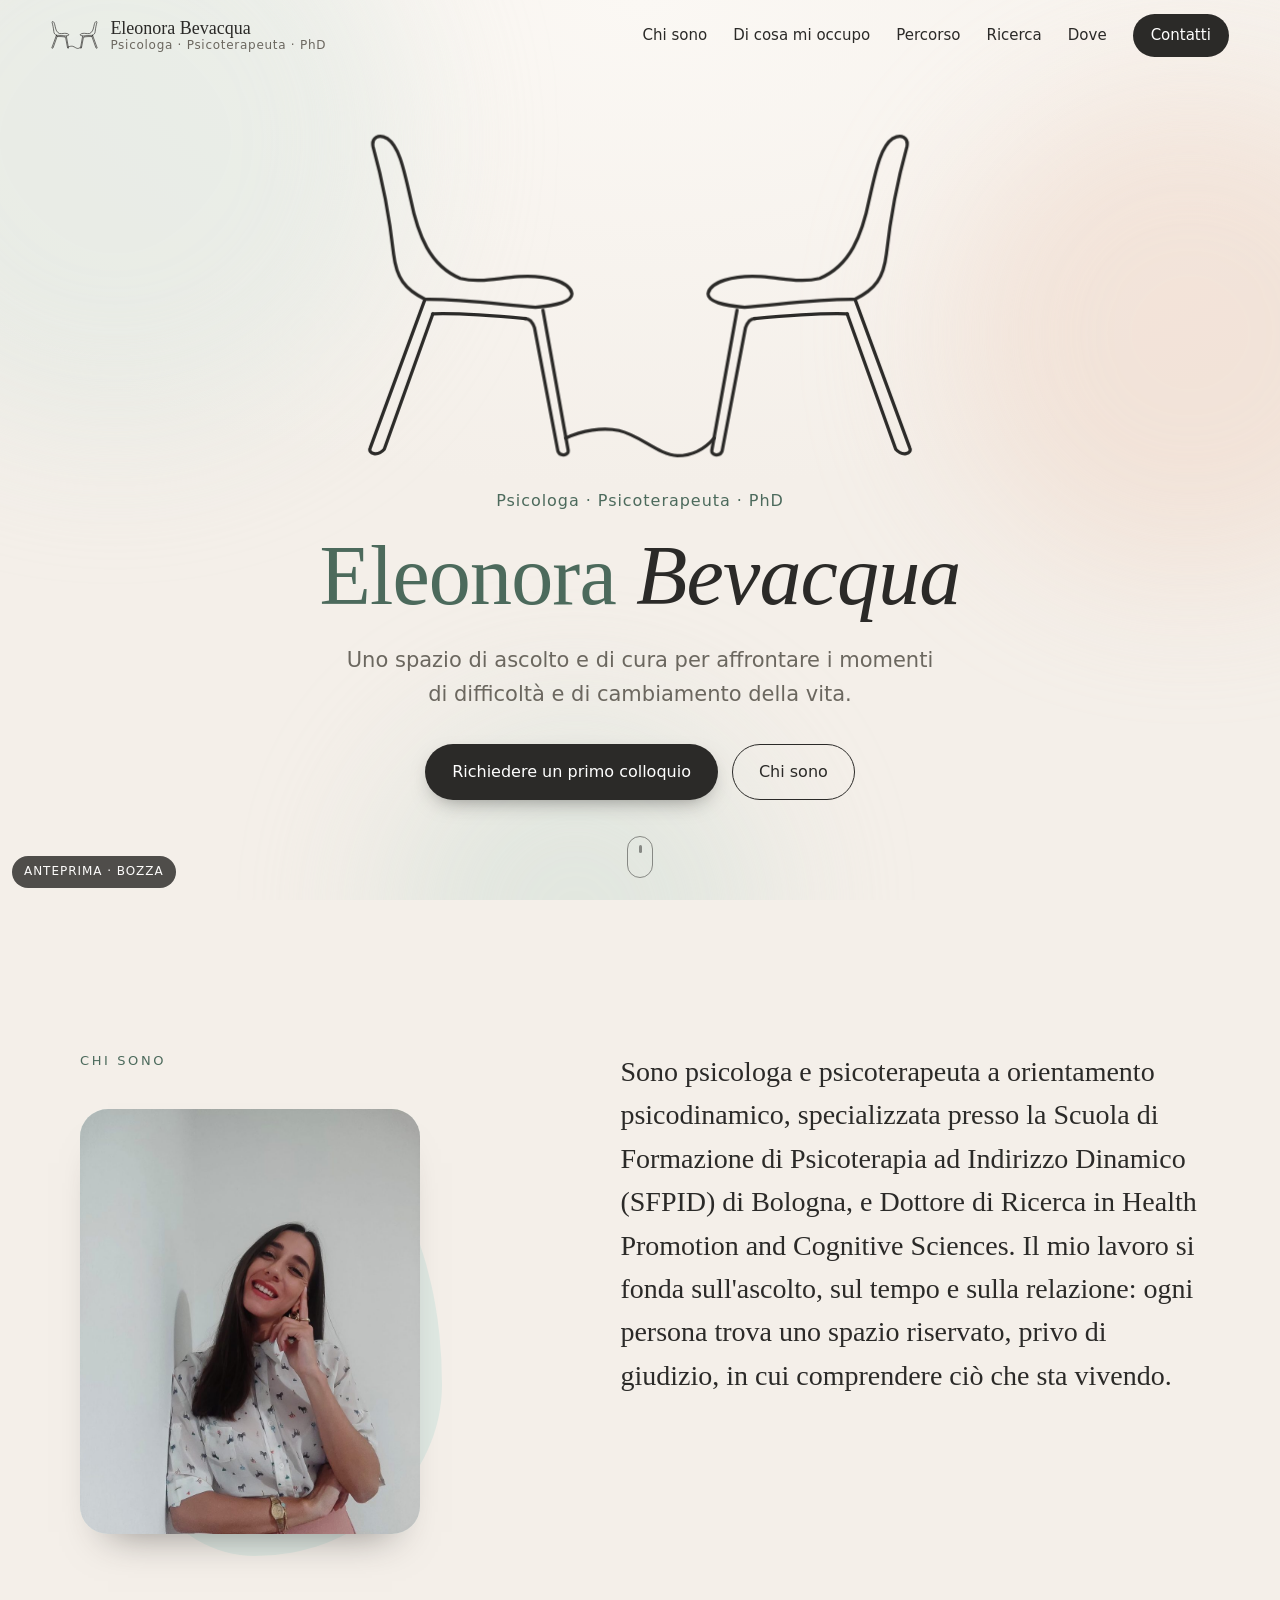
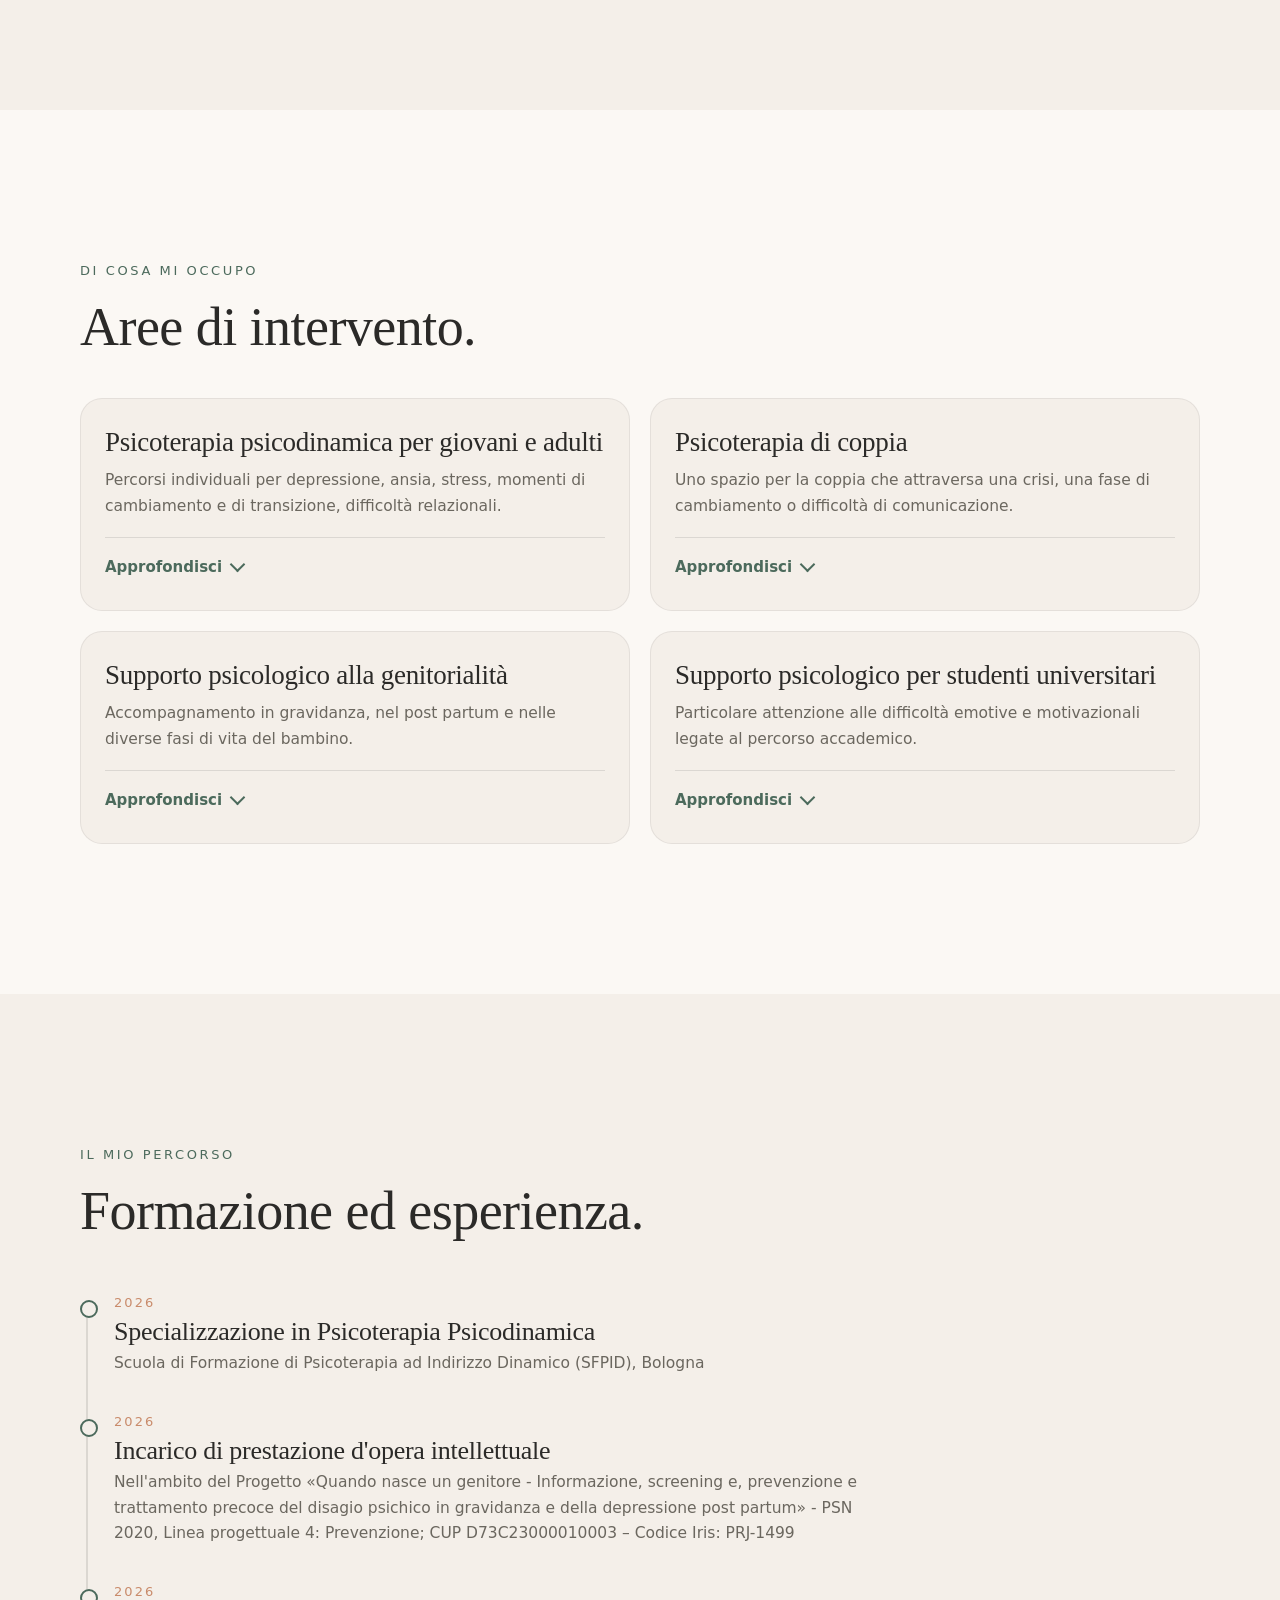
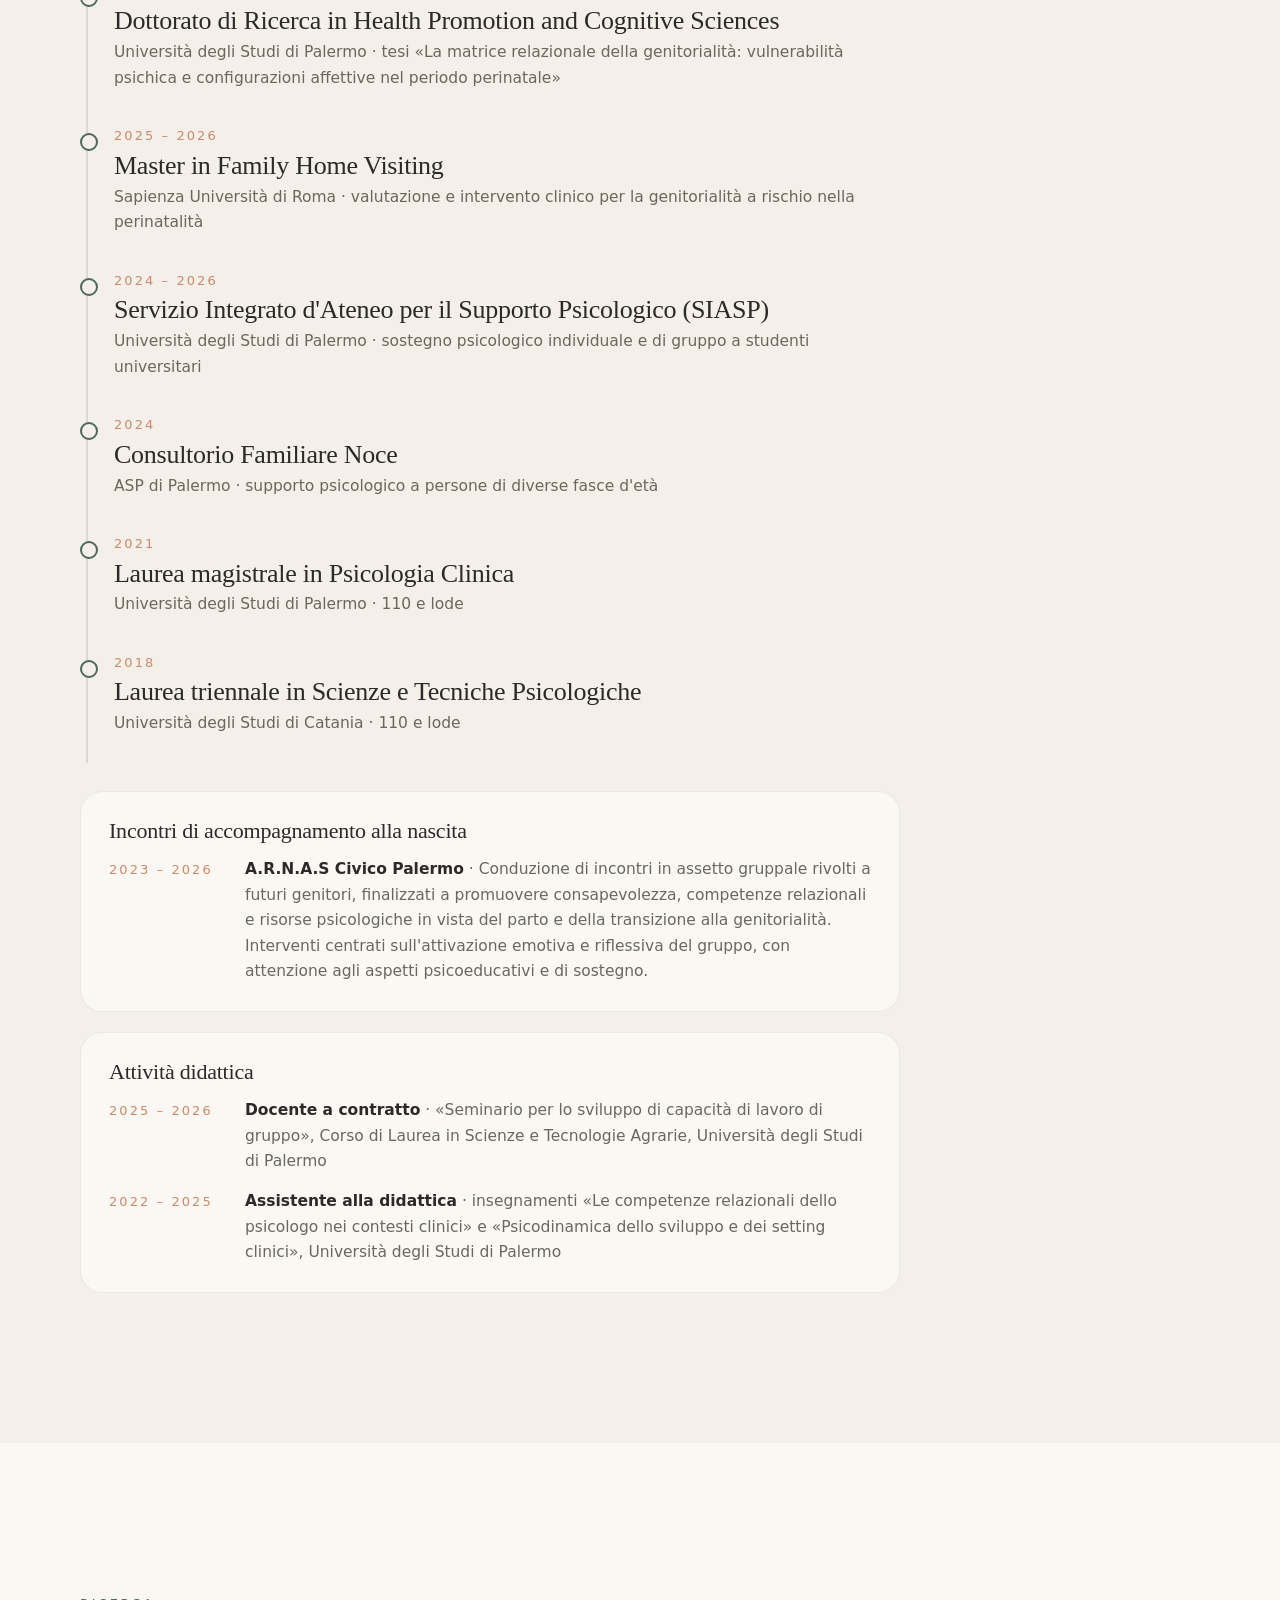
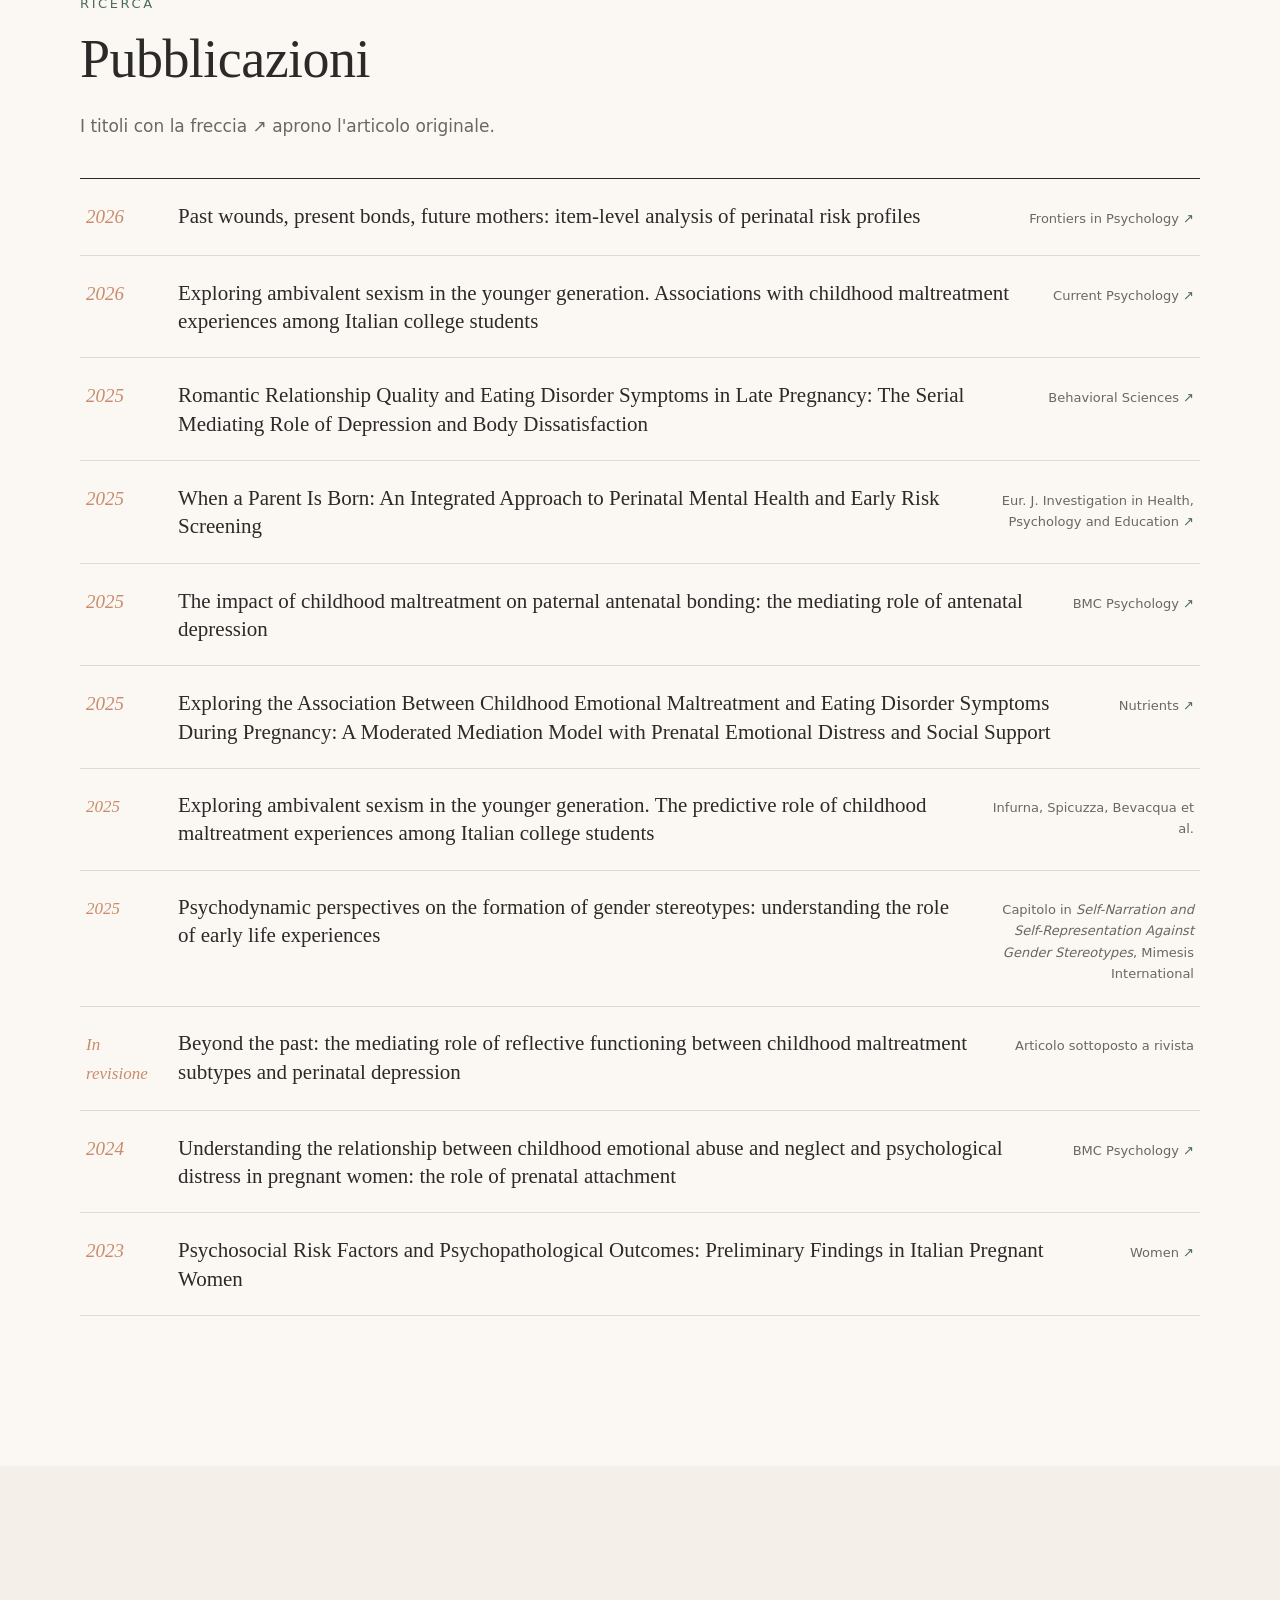
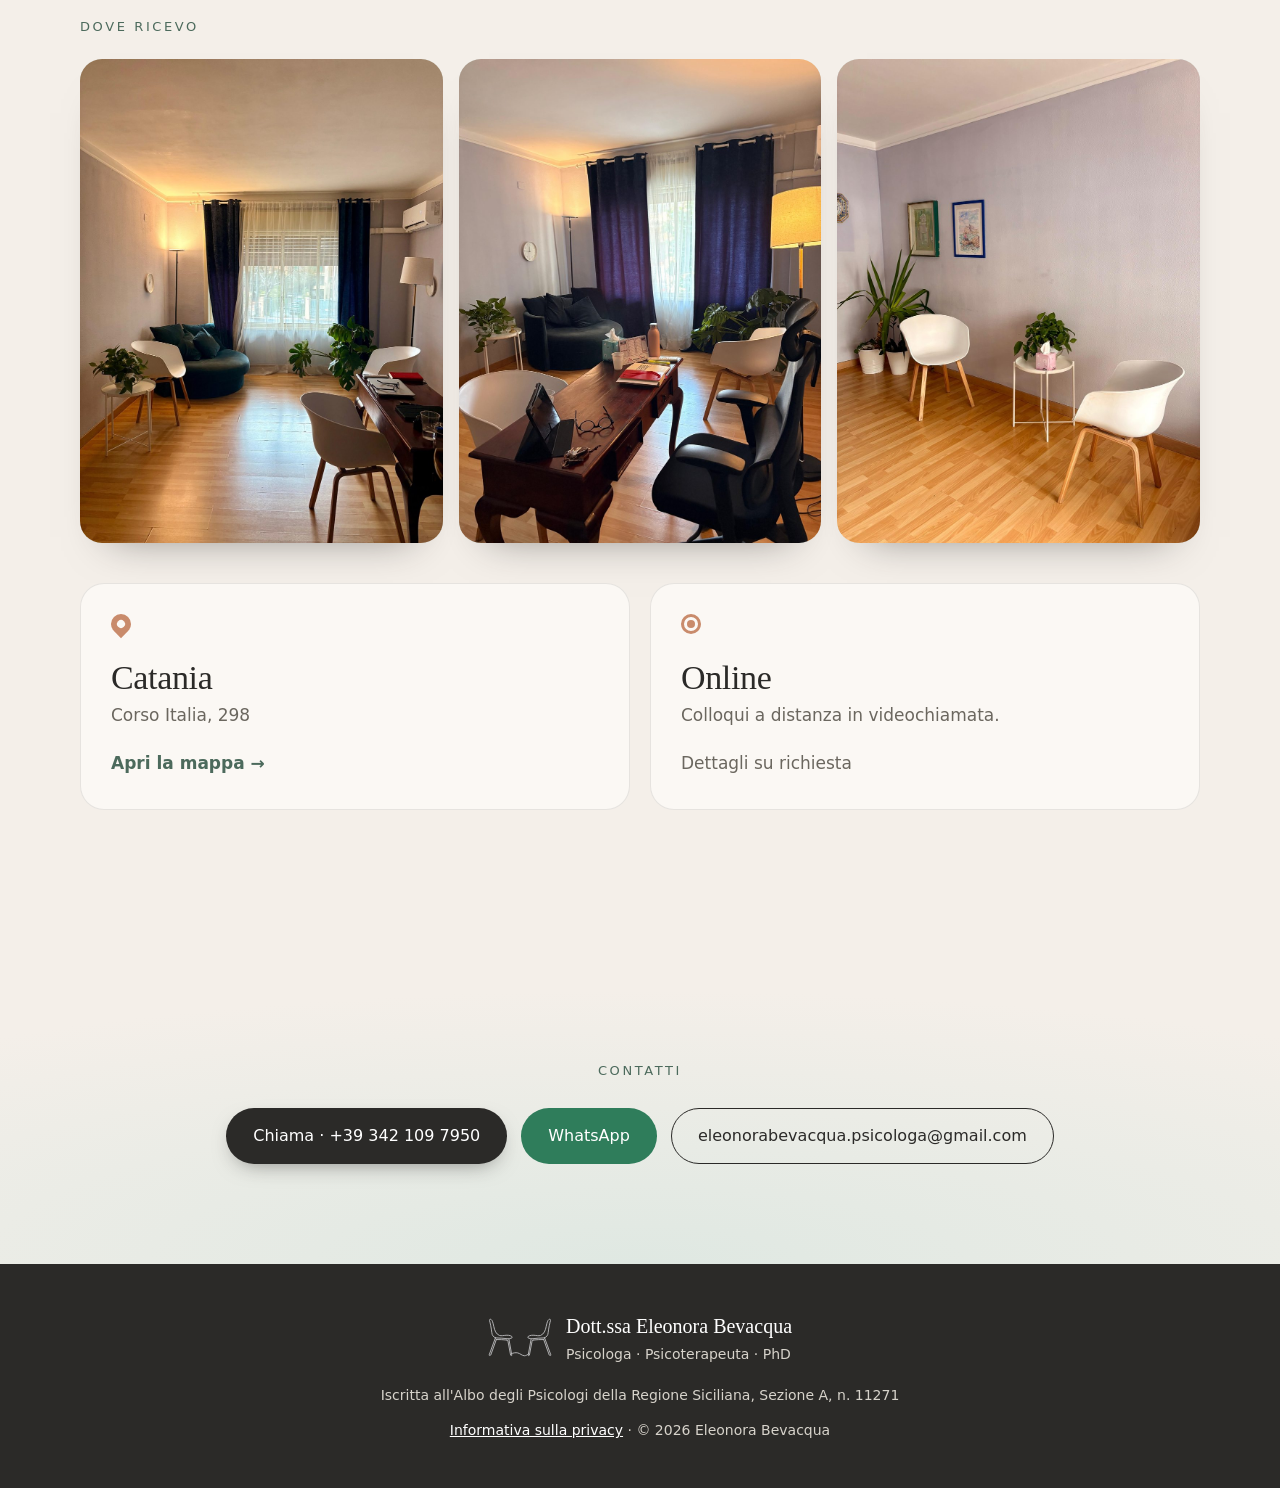
<file: index.html>
<!DOCTYPE html>
<html lang="it">
<head>
<meta charset="utf-8">
<meta name="viewport" content="width=device-width, initial-scale=1">
<title>Dott.ssa Eleonora Bevacqua · Psicologa, Psicoterapeuta, PhD · Catania</title>
<meta name="description" content="Dott.ssa Eleonora Bevacqua, psicologa e psicoterapeuta psicodinamica, PhD. Psicoterapia per giovani e adulti, psicoterapia di coppia, supporto alla genitorialità e agli studenti universitari. Catania e online.">
<meta name="robots" content="noindex, nofollow">
<meta name="theme-color" content="#F4EFE9">
<meta property="og:title" content="Dott.ssa Eleonora Bevacqua · Psicologa, Psicoterapeuta, PhD">
<meta property="og:description" content="Psicoterapia psicodinamica per giovani e adulti, psicoterapia di coppia, supporto alla genitorialità e agli studenti universitari. Catania e online.">
<meta property="og:type" content="website">
<link rel="icon" href="img/favicon.png" type="image/png">
<link rel="stylesheet" href="style.css">
</head>
<body>
<a class="skip" href="#contenuto">Vai al contenuto</a>
<div class="progress" aria-hidden="true"><i></i></div>
<div class="poc-badge" aria-hidden="true">Anteprima · bozza</div>

<header class="top" id="top">
  <a class="brand" href="#hero" aria-label="Eleonora Bevacqua, torna all'inizio">
    <img src="img/logo.svg" alt="" width="46" height="28">
    <span><b>Eleonora Bevacqua</b><small class="titoli">Psicologa · Psicoterapeuta · PhD</small></span>
  </a>
  <nav class="nav" id="nav" aria-label="Menu principale">
    <a href="#chi-sono">Chi sono</a>
    <a href="#di-cosa-mi-occupo">Di cosa mi occupo</a>
    <a href="#percorso">Percorso</a>
    <a href="#ricerca">Ricerca</a>
    <a href="#dove">Dove</a>
    <a class="cta-mini" href="#contatti">Contatti</a>
  </nav>
  <button class="burger" id="burger" aria-label="Apri il menu" aria-expanded="false" aria-controls="nav"><span></span><span></span></button>
</header>

<main id="contenuto">

<!-- HERO -->
<section class="hero" id="hero">
  <div class="blob b1" data-par="0.12"></div>
  <div class="blob b2" data-par="-0.08"></div>
  <div class="blob b3" data-par="0.18"></div>
  <div class="hero-in">
    <div class="logo-stage" id="logo" role="img" aria-label="Due sedie una di fronte all'altra, unite da una linea">
      <svg class="logo-svg" viewBox="0 4 1200 712" fill="none" stroke="currentColor" stroke-width="7" stroke-linecap="round" stroke-linejoin="round" aria-hidden="true">
        <g class="chair l"><g>
          <path class="ln shell" pathLength="1" d="M140 367 C95 345 78 320 72 270 C62 180 42 90 28 40 C24 20 40 12 58 22 C82 38 92 78 108 150 C124 230 150 295 215 322 C255 332 290 322 340 318 C400 314 450 330 454 354 C456 372 420 380 376 384 C300 378 220 366 140 367 Z"/>
          <path class="ln legA" pathLength="1" d="M138 370 L22 685 C16 698 38 704 52 688 L156 398"/>
          <path class="ln rail" pathLength="1" d="M156 398 C220 396 290 402 355 408"/>
          <path class="ln legB" pathLength="1" d="M354 408 C364 408 370 416 374 428 L424 692 C428 704 448 702 446 690 L392 390"/>
        </g></g>
        <g class="chair r"><g transform="translate(1200 0) scale(-1 1)">
          <path class="ln shell" pathLength="1" d="M140 367 C95 345 78 320 72 270 C62 180 42 90 28 40 C24 20 40 12 58 22 C82 38 92 78 108 150 C124 230 150 295 215 322 C255 332 290 322 340 318 C400 314 450 330 454 354 C456 372 420 380 376 384 C300 378 220 366 140 367 Z"/>
          <path class="ln legA" pathLength="1" d="M138 370 L22 685 C16 698 38 704 52 688 L156 398"/>
          <path class="ln rail" pathLength="1" d="M156 398 C220 396 290 402 355 408"/>
          <path class="ln legB" pathLength="1" d="M354 408 C364 408 370 416 374 428 L424 692 C428 704 448 702 446 690 L392 390"/>
        </g></g>
        <path class="ln wave" pathLength="1" d="M441 664 C475 648 520 640 555 648 C600 658 640 700 680 702 C712 702 740 686 759 664"/>
      </svg>
    </div>
    <p class="eyebrow titoli rise d1">Psicologa · Psicoterapeuta · PhD</p>
    <h1 class="rise d2"><span class="nome">Eleonora</span> <span class="cognome">Bevacqua</span></h1>
    <p class="lead rise d3">Uno spazio di ascolto e di cura per affrontare i momenti di difficoltà e di cambiamento della vita.</p>
    <div class="hero-cta rise d4">
      <a class="btn primary" href="#contatti">Richiedere un primo colloquio</a>
      <a class="btn ghost" href="#chi-sono">Chi sono</a>
    </div>
  </div>
  <a class="scroll-hint" href="#chi-sono" aria-label="Scorri verso il basso"><span></span></a>
</section>

<!-- CHI SONO -->
<section class="sec about" id="chi-sono">
  <div class="wrap two">
    <div class="side">
      <p class="eyebrow reveal">Chi sono</p>
      <figure class="portrait half reveal"><div class="ph"><img src="img/eleonora.jpg" width="900" height="1198" alt="Ritratto della dott.ssa Eleonora Bevacqua" loading="lazy"></div></figure>
    </div>
    <div class="body">
      <p class="words" id="words">Sono psicologa e psicoterapeuta a orientamento psicodinamico, specializzata presso la Scuola di Formazione di Psicoterapia ad Indirizzo Dinamico (SFPID) di Bologna, e Dottore di Ricerca in Health Promotion and Cognitive Sciences. Il mio lavoro si fonda sull'ascolto, sul tempo e sulla relazione: ogni persona trova uno spazio riservato, privo di giudizio, in cui comprendere ciò che sta vivendo.</p>
    </div>
  </div>
</section>

<!-- DI COSA MI OCCUPO -->
<section class="sec areas" id="di-cosa-mi-occupo">
  <div class="wrap">
    <p class="eyebrow reveal">Di cosa mi occupo</p>
    <h2 class="reveal">Aree di intervento.</h2>
    <div class="cards">
      <article class="card reveal">
        <h3>Psicoterapia psicodinamica per giovani e adulti</h3>
        <p>Percorsi individuali per depressione, ansia, stress, momenti di cambiamento e di transizione, difficoltà relazionali.</p>
        <details>
          <summary>Approfondisci</summary>
          <div class="more">
            <p>La psicoterapia psicodinamica non si limita ad alleviare i sintomi: aiuta a comprenderne il significato, a partire dalla storia personale, dai vissuti emotivi e dal modo in cui si costruiscono le relazioni con gli altri.</p>
            <p>È indicata per chi attraversa stati depressivi o ansiosi, periodi di stress prolungato, momenti di cambiamento (un trasferimento, la fine di una relazione, un lutto, un nuovo ruolo) o difficoltà ricorrenti nei rapporti personali e di lavoro. Frequenza e durata del percorso vengono concordate dopo i primi colloqui.</p>
          </div>
        </details>
      </article>
      <article class="card reveal">
        <h3>Psicoterapia di coppia</h3>
        <p>Uno spazio per la coppia che attraversa una crisi, una fase di cambiamento o difficoltà di comunicazione.</p>
        <details>
          <summary>Approfondisci</summary>
          <div class="more">
            <p>Il lavoro con la coppia si rivolge alla relazione nel suo insieme: aiuta i partner a riconoscere le dinamiche che si ripetono, a dare parola ai bisogni di ciascuno e a ritrovare modalità di comunicazione più soddisfacenti.</p>
            <p>Può essere utile nei momenti di conflitto o di distanza, nelle scelte importanti e nei passaggi di vita che mettono alla prova l'equilibrio della coppia, come la nascita di un figlio.</p>
          </div>
        </details>
      </article>
      <article class="card reveal">
        <h3>Supporto psicologico alla genitorialità</h3>
        <p>Accompagnamento in gravidanza, nel post partum e nelle diverse fasi di vita del bambino.</p>
        <details>
          <summary>Approfondisci</summary>
          <div class="more">
            <p>Diventare genitori è una delle transizioni più profonde della vita adulta. Il supporto si rivolge alle madri, ai padri e alle coppie: durante la gravidanza, nel periodo perinatale e nel post partum, quando possono emergere ansia, tristezza, stanchezza o dubbi sul legame con il bambino.</p>
            <p>Il sostegno prosegue anche nelle fasi successive della crescita del figlio, quando i cambiamenti del bambino chiedono ai genitori di riorganizzare il proprio ruolo. L'approccio si basa sull'esperienza clinica in ambito ospedaliero e sulla ricerca svolta durante il Dottorato sulla salute mentale perinatale.</p>
          </div>
        </details>
      </article>
      <article class="card reveal">
        <h3>Supporto psicologico per studenti universitari</h3>
        <p>Particolare attenzione alle difficoltà emotive e motivazionali legate al percorso accademico.</p>
        <details>
          <summary>Approfondisci</summary>
          <div class="more">
            <p>Gli anni universitari coincidono spesso con cambiamenti importanti: l'allontanamento dalla famiglia, la costruzione della propria autonomia, le scelte sul futuro. Possono comparire ansia legata agli esami, calo della motivazione, blocchi nello studio, senso di inadeguatezza o di isolamento.</p>
            <p>Il percorso offre uno spazio per comprendere queste difficoltà e ritrovare un rapporto più sereno con lo studio e con sé stessi, sulla base dell'esperienza maturata presso il servizio di supporto psicologico dell'Università degli Studi di Palermo.</p>
          </div>
        </details>
      </article>
    </div>
  </div>
</section>

<!-- PERCORSO -->
<section class="sec path" id="percorso">
  <div class="wrap">
    <p class="eyebrow reveal">Il mio percorso</p>
    <h2 class="reveal">Formazione ed esperienza.</h2>
    <div class="tl" id="tl">
      <div class="tl-line"><i></i></div>
      <div class="tl-item reveal"><time>2026</time><h3>Specializzazione in Psicoterapia Psicodinamica</h3><p>Scuola di Formazione di Psicoterapia ad Indirizzo Dinamico (SFPID), Bologna</p></div>
      <div class="tl-item reveal"><time>2026</time><h3>Incarico di prestazione d'opera intellettuale</h3><p>Nell'ambito del Progetto «Quando nasce un genitore - Informazione, screening e, prevenzione e trattamento precoce del disagio psichico in gravidanza e della depressione post partum» - PSN 2020, Linea progettuale 4: Prevenzione; CUP D73C23000010003 – Codice Iris: PRJ-1499</p></div>
      <div class="tl-item reveal"><time>2026</time><h3>Dottorato di Ricerca in Health Promotion and Cognitive Sciences</h3><p>Università degli Studi di Palermo · tesi «La matrice relazionale della genitorialità: vulnerabilità psichica e configurazioni affettive nel periodo perinatale»</p></div>
      <div class="tl-item reveal"><time>2025 – 2026</time><h3>Master in Family Home Visiting</h3><p>Sapienza Università di Roma · valutazione e intervento clinico per la genitorialità a rischio nella perinatalità</p></div>
      <div class="tl-item reveal"><time>2024 – 2026</time><h3>Servizio Integrato d'Ateneo per il Supporto Psicologico (SIASP)</h3><p>Università degli Studi di Palermo · sostegno psicologico individuale e di gruppo a studenti universitari</p></div>
      <div class="tl-item reveal"><time>2024</time><h3>Consultorio Familiare Noce</h3><p>ASP di Palermo · supporto psicologico a persone di diverse fasce d'età</p></div>
      <div class="tl-item reveal"><time>2021</time><h3>Laurea magistrale in Psicologia Clinica</h3><p>Università degli Studi di Palermo · 110 e lode</p></div>
      <div class="tl-item reveal"><time>2018</time><h3>Laurea triennale in Scienze e Tecniche Psicologiche</h3><p>Università degli Studi di Catania · 110 e lode</p></div>
    </div>
    <div class="didattica reveal">
      <h3>Incontri di accompagnamento alla nascita</h3>
      <ul>
        <li><time>2023 – 2026</time><p><b>A.R.N.A.S Civico Palermo</b> · Conduzione di incontri in assetto gruppale rivolti a futuri genitori, finalizzati a promuovere consapevolezza, competenze relazionali e risorse psicologiche in vista del parto e della transizione alla genitorialità. Interventi centrati sull'attivazione emotiva e riflessiva del gruppo, con attenzione agli aspetti psicoeducativi e di sostegno.</p></li>
      </ul>
    </div>
    <div class="didattica reveal">
      <h3>Attività didattica</h3>
      <ul>
        <li><time>2025 – 2026</time><p><b>Docente a contratto</b> · «Seminario per lo sviluppo di capacità di lavoro di gruppo», Corso di Laurea in Scienze e Tecnologie Agrarie, Università degli Studi di Palermo</p></li>
        <li><time>2022 – 2025</time><p><b>Assistente alla didattica</b> · insegnamenti «Le competenze relazionali dello psicologo nei contesti clinici» e «Psicodinamica dello sviluppo e dei setting clinici», Università degli Studi di Palermo</p></li>
      </ul>
    </div>
  </div>
</section>

<!-- RICERCA -->
<section class="sec research" id="ricerca">
  <div class="wrap">
    <p class="eyebrow reveal">Ricerca</p>
    <h2 class="reveal">Pubblicazioni</h2>
    <p class="sub reveal">I titoli con la freccia ↗ aprono l'articolo originale.</p>
    <ul class="pubs">
      <li class="reveal"><a href="https://doi.org/10.3389/fpsyg.2026.1899047" target="_blank" rel="noopener"><span class="y">2026</span><span class="t">Past wounds, present bonds, future mothers: item-level analysis of perinatal risk profiles</span><span class="j">Frontiers in Psychology</span></a></li>
      <li class="reveal"><a href="https://doi.org/10.1007/s12144-025-08932-3" target="_blank" rel="noopener"><span class="y">2026</span><span class="t">Exploring ambivalent sexism in the younger generation. Associations with childhood maltreatment experiences among Italian college students</span><span class="j">Current Psychology</span></a></li>
      <li class="reveal"><a href="https://doi.org/10.3390/bs15101392" target="_blank" rel="noopener"><span class="y">2025</span><span class="t">Romantic Relationship Quality and Eating Disorder Symptoms in Late Pregnancy: The Serial Mediating Role of Depression and Body Dissatisfaction</span><span class="j">Behavioral Sciences</span></a></li>
      <li class="reveal"><a href="https://doi.org/10.3390/ejihpe15100193" target="_blank" rel="noopener"><span class="y">2025</span><span class="t">When a Parent Is Born: An Integrated Approach to Perinatal Mental Health and Early Risk Screening</span><span class="j">Eur. J. Investigation in Health, Psychology and Education</span></a></li>
      <li class="reveal"><a href="https://doi.org/10.1186/s40359-025-03784-9" target="_blank" rel="noopener"><span class="y">2025</span><span class="t">The impact of childhood maltreatment on paternal antenatal bonding: the mediating role of antenatal depression</span><span class="j">BMC Psychology</span></a></li>
      <li class="reveal"><a href="https://doi.org/10.3390/nu17050902" target="_blank" rel="noopener"><span class="y">2025</span><span class="t">Exploring the Association Between Childhood Emotional Maltreatment and Eating Disorder Symptoms During Pregnancy: A Moderated Mediation Model with Prenatal Emotional Distress and Social Support</span><span class="j">Nutrients</span></a></li>
      <li class="reveal"><div class="nolink"><span class="y">2025</span><span class="t">Exploring ambivalent sexism in the younger generation. The predictive role of childhood maltreatment experiences among Italian college students</span><span class="j">Infurna, Spicuzza, Bevacqua et al.</span></div></li>
      <li class="reveal"><div class="nolink"><span class="y">2025</span><span class="t">Psychodynamic perspectives on the formation of gender stereotypes: understanding the role of early life experiences</span><span class="j">Capitolo in <i>Self-Narration and Self-Representation Against Gender Stereotypes</i>, Mimesis International</span></div></li>
      <li class="reveal"><div class="nolink"><span class="y">In revisione</span><span class="t">Beyond the past: the mediating role of reflective functioning between childhood maltreatment subtypes and perinatal depression</span><span class="j">Articolo sottoposto a rivista</span></div></li>
      <li class="reveal"><a href="https://doi.org/10.1186/s40359-024-02024-w" target="_blank" rel="noopener"><span class="y">2024</span><span class="t">Understanding the relationship between childhood emotional abuse and neglect and psychological distress in pregnant women: the role of prenatal attachment</span><span class="j">BMC Psychology</span></a></li>
      <li class="reveal"><a href="https://doi.org/10.3390/women3010010" target="_blank" rel="noopener"><span class="y">2023</span><span class="t">Psychosocial Risk Factors and Psychopathological Outcomes: Preliminary Findings in Italian Pregnant Women</span><span class="j">Women</span></a></li>
    </ul>
  </div>
</section>

<!-- DOVE -->
<section class="sec where" id="dove">
  <div class="wrap">
    <p class="eyebrow reveal">Dove ricevo</p>
    <div class="gallery">
      <figure class="reveal"><img src="img/studio-1.jpg" width="1000" height="1333" alt="Lo studio: la poltrona e le sedute davanti alla finestra" loading="lazy"></figure>
      <figure class="reveal"><img src="img/studio-2.jpg" width="1000" height="1333" alt="Lo studio visto dalla scrivania" loading="lazy"></figure>
      <figure class="reveal"><img src="img/studio-3.jpg" width="1000" height="1333" alt="L'angolo d'attesa con due sedute e un tavolino" loading="lazy"></figure>
    </div>
    <div class="places">
      <a class="place reveal" href="https://www.google.com/maps/search/?api=1&amp;query=Corso+Italia+298+Catania" target="_blank" rel="noopener">
        <span class="pin" aria-hidden="true"></span>
        <h3>Catania</h3>
        <p>Corso Italia, 298</p>
        <span class="go">Apri la mappa →</span>
      </a>
      <div class="place reveal">
        <span class="pin online" aria-hidden="true"></span>
        <h3>Online</h3>
        <p>Colloqui a distanza in videochiamata.</p>
        <span class="go off">Dettagli su richiesta</span>
      </div>
    </div>
  </div>
</section>

<!-- CONTATTI -->
<section class="sec contact" id="contatti">
  <div class="wrap">
    <p class="eyebrow reveal">Contatti</p>
    <div class="contact-btns reveal">
      <a class="btn primary" href="tel:+393421097950">Chiama · +39 342 109 7950</a>
      <a class="btn wa" href="https://wa.me/393421097950" target="_blank" rel="noopener">WhatsApp</a>
      <a class="btn ghost" href="mailto:eleonorabevacqua.psicologa@gmail.com">eleonorabevacqua.psicologa@gmail.com</a>
    </div>
  </div>
</section>
</main>

<a class="to-top" id="toTop" href="#hero" aria-label="Torna all'inizio della pagina"><svg viewBox="0 0 24 24" width="22" height="22" fill="none" stroke="currentColor" stroke-width="2" stroke-linecap="round" stroke-linejoin="round" aria-hidden="true"><path d="M12 19V5M5 12l7-7 7 7"/></svg></a>

<footer class="foot">
  <div class="wrap">
    <div class="foot-brand"><img src="img/logo.svg" alt="" width="64" height="39"><div><b>Dott.ssa Eleonora Bevacqua</b><span>Psicologa · Psicoterapeuta · PhD</span></div></div>
    <p>Iscritta all'Albo degli Psicologi della Regione Siciliana, Sezione A, n. 11271</p>
    <p><a href="privacy.html">Informativa sulla privacy</a> · © 2026 Eleonora Bevacqua</p>
  </div>
</footer>

<script src="app.js"></script>
</body>
</html>
</file>
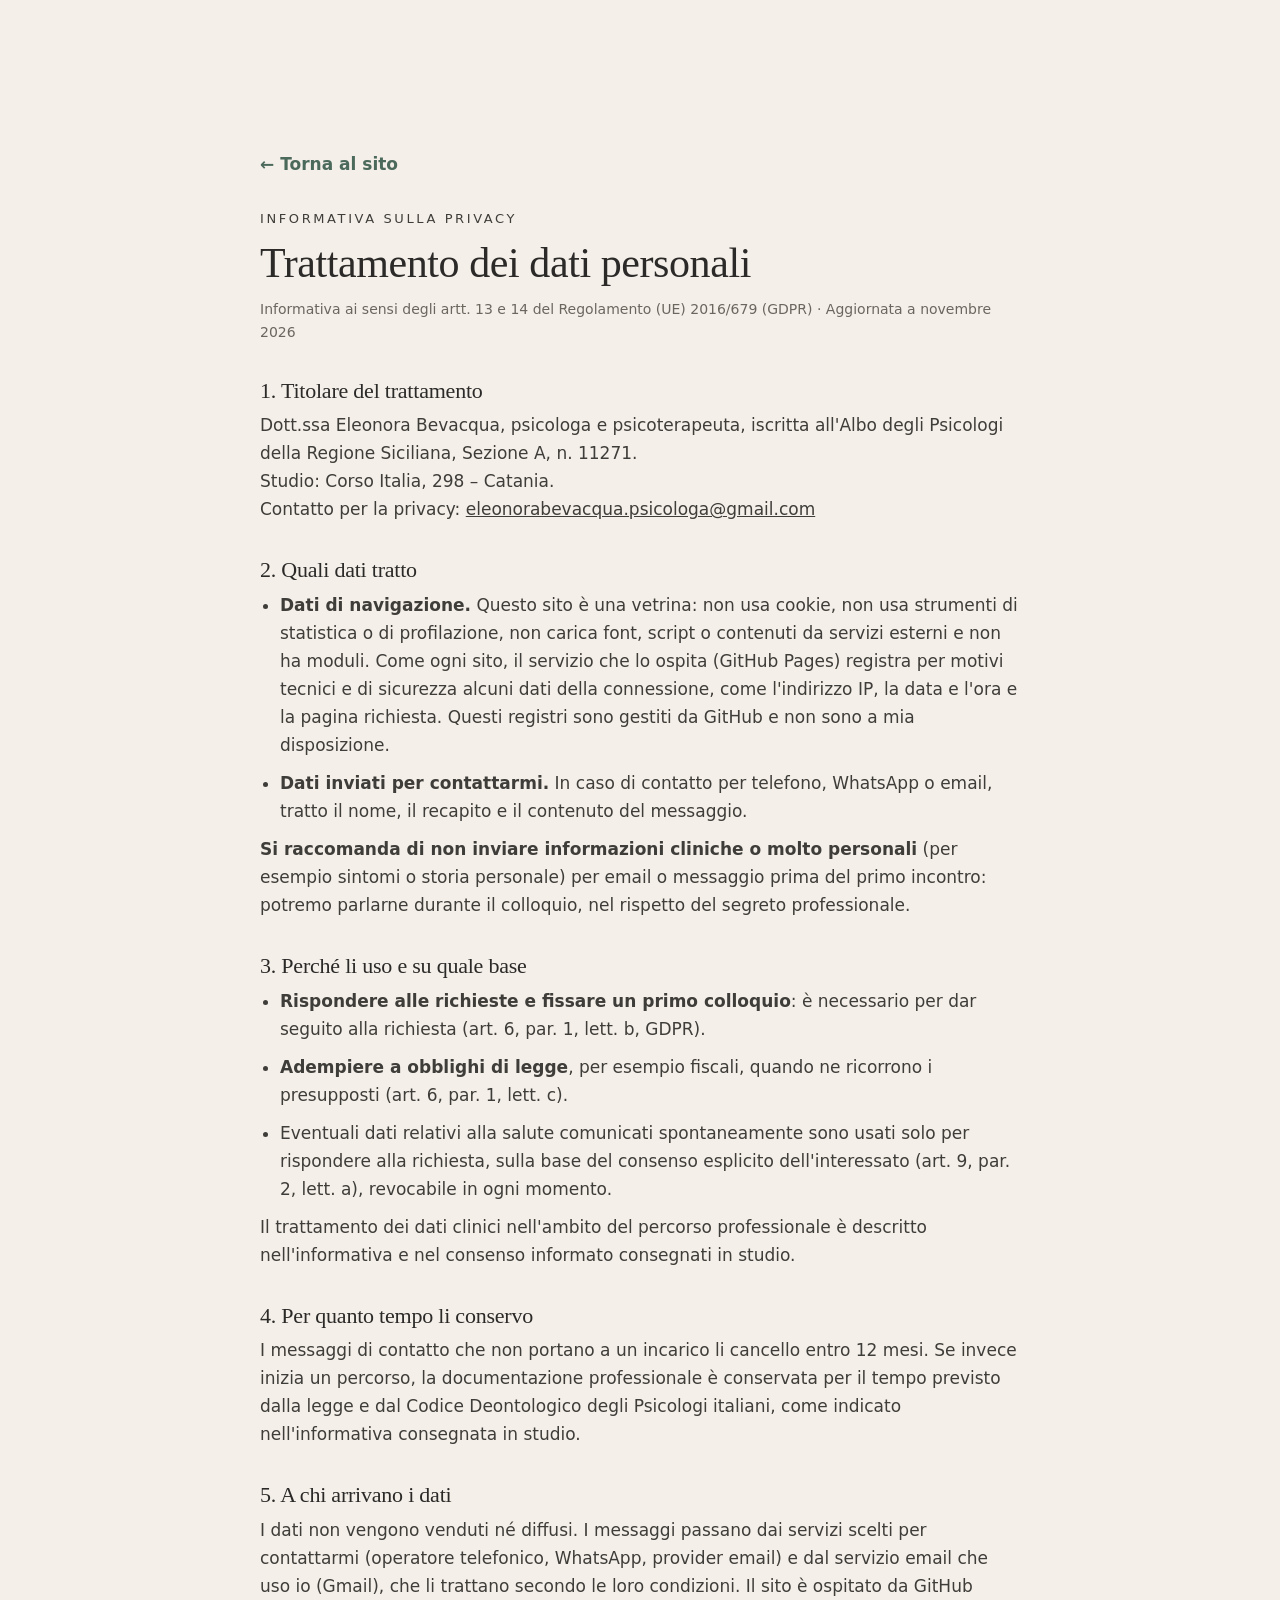
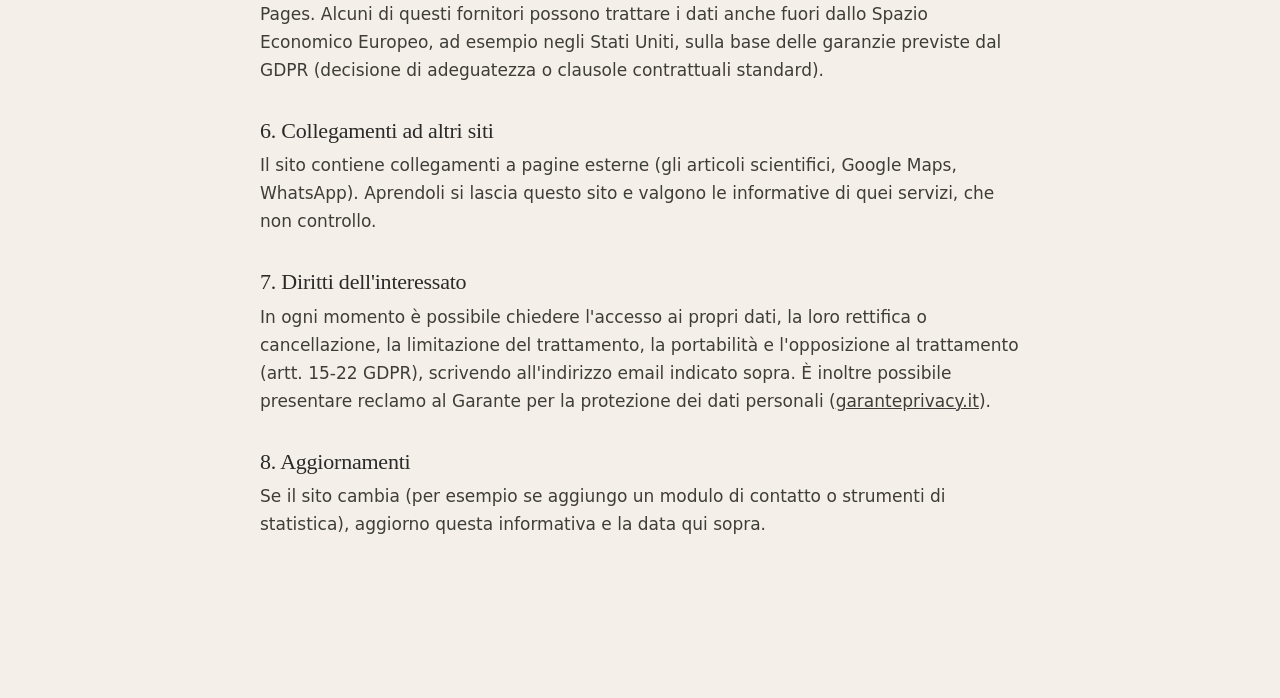
<file: privacy.html>
<!DOCTYPE html>
<html lang="it">
<head>
<meta charset="utf-8">
<meta name="viewport" content="width=device-width, initial-scale=1">
<meta name="robots" content="noindex, nofollow">
<title>Informativa sulla privacy · Eleonora Bevacqua</title>
<link rel="icon" href="img/favicon.png" type="image/png">
<link rel="stylesheet" href="style.css">
<style>
.pv{max-width:760px}
.pv h2{font-size:clamp(28px,4vw,42px);margin-bottom:10px}
.pv h3{font-size:22px;margin:34px 0 8px}
.pv p,.pv li{color:#3f3d39;margin-bottom:10px}
.pv ul{padding-left:20px;margin-bottom:10px}
.pv .upd{color:var(--mute);font-size:14px;margin-bottom:26px}
.pv .back{display:inline-block;margin-bottom:30px;text-decoration:none;color:var(--sage-deep);font-weight:600}
</style>
</head>
<body>
<main class="sec"><div class="wrap pv">
<a class="back" href="index.html">← Torna al sito</a>
<p class="eyebrow">Informativa sulla privacy</p>
<h2>Trattamento dei dati personali</h2>
<p class="upd">Informativa ai sensi degli artt. 13 e 14 del Regolamento (UE) 2016/679 (GDPR) · Aggiornata a novembre 2026</p>

<h3>1. Titolare del trattamento</h3>
<p>Dott.ssa Eleonora Bevacqua, psicologa e psicoterapeuta, iscritta all'Albo degli Psicologi della Regione Siciliana, Sezione A, n. 11271.<br>
Studio: Corso Italia, 298 – Catania.<br>
Contatto per la privacy: <a href="mailto:eleonorabevacqua.psicologa@gmail.com">eleonorabevacqua.psicologa@gmail.com</a></p>

<h3>2. Quali dati tratto</h3>
<ul>
<li><b>Dati di navigazione.</b> Questo sito è una vetrina: non usa cookie, non usa strumenti di statistica o di profilazione, non carica font, script o contenuti da servizi esterni e non ha moduli. Come ogni sito, il servizio che lo ospita (GitHub Pages) registra per motivi tecnici e di sicurezza alcuni dati della connessione, come l'indirizzo IP, la data e l'ora e la pagina richiesta. Questi registri sono gestiti da GitHub e non sono a mia disposizione.</li>
<li><b>Dati inviati per contattarmi.</b> In caso di contatto per telefono, WhatsApp o email, tratto il nome, il recapito e il contenuto del messaggio.</li>
</ul>
<p><b>Si raccomanda di non inviare informazioni cliniche o molto personali</b> (per esempio sintomi o storia personale) per email o messaggio prima del primo incontro: potremo parlarne durante il colloquio, nel rispetto del segreto professionale.</p>

<h3>3. Perché li uso e su quale base</h3>
<ul>
<li><b>Rispondere alle richieste e fissare un primo colloquio</b>: è necessario per dar seguito alla richiesta (art. 6, par. 1, lett. b, GDPR).</li>
<li><b>Adempiere a obblighi di legge</b>, per esempio fiscali, quando ne ricorrono i presupposti (art. 6, par. 1, lett. c).</li>
<li>Eventuali dati relativi alla salute comunicati spontaneamente sono usati solo per rispondere alla richiesta, sulla base del consenso esplicito dell'interessato (art. 9, par. 2, lett. a), revocabile in ogni momento.</li>
</ul>
<p>Il trattamento dei dati clinici nell'ambito del percorso professionale è descritto nell'informativa e nel consenso informato consegnati in studio.</p>

<h3>4. Per quanto tempo li conservo</h3>
<p>I messaggi di contatto che non portano a un incarico li cancello entro 12 mesi. Se invece inizia un percorso, la documentazione professionale è conservata per il tempo previsto dalla legge e dal Codice Deontologico degli Psicologi italiani, come indicato nell'informativa consegnata in studio.</p>

<h3>5. A chi arrivano i dati</h3>
<p>I dati non vengono venduti né diffusi. I messaggi passano dai servizi scelti per contattarmi (operatore telefonico, WhatsApp, provider email) e dal servizio email che uso io (Gmail), che li trattano secondo le loro condizioni. Il sito è ospitato da GitHub Pages. Alcuni di questi fornitori possono trattare i dati anche fuori dallo Spazio Economico Europeo, ad esempio negli Stati Uniti, sulla base delle garanzie previste dal GDPR (decisione di adeguatezza o clausole contrattuali standard).</p>

<h3>6. Collegamenti ad altri siti</h3>
<p>Il sito contiene collegamenti a pagine esterne (gli articoli scientifici, Google Maps, WhatsApp). Aprendoli si lascia questo sito e valgono le informative di quei servizi, che non controllo.</p>

<h3>7. Diritti dell'interessato</h3>
<p>In ogni momento è possibile chiedere l'accesso ai propri dati, la loro rettifica o cancellazione, la limitazione del trattamento, la portabilità e l'opposizione al trattamento (artt. 15-22 GDPR), scrivendo all'indirizzo email indicato sopra. È inoltre possibile presentare reclamo al Garante per la protezione dei dati personali (<a href="https://www.garanteprivacy.it" target="_blank" rel="noopener">garanteprivacy.it</a>).</p>

<h3>8. Aggiornamenti</h3>
<p>Se il sito cambia (per esempio se aggiungo un modulo di contatto o strumenti di statistica), aggiorno questa informativa e la data qui sopra.</p>
</div></main>
</body></html>
</file>
<file: style.css>
:root{
  --cream:#F4EFE9; --paper:#FBF8F4; --ink:#2B2A28; --mute:#6b675f;
  --sage:#8FAA9C; --sage-deep:#4C6A5C; --sage-soft:#dfe8e2; --clay:#C98B6B;
  --serif:"Iowan Old Style","Palatino Linotype",Palatino,"Book Antiqua",Georgia,serif;
  --sans:system-ui,-apple-system,"Segoe UI",Roboto,"Helvetica Neue",Arial,sans-serif;
  --ease:cubic-bezier(.2,.7,.2,1);
}
*{box-sizing:border-box;margin:0;padding:0}
html{scroll-behavior:smooth;scroll-padding-top:72px}
body{font-family:var(--sans);color:var(--ink);background:var(--cream);line-height:1.65;font-size:17px;-webkit-font-smoothing:antialiased;overflow-x:hidden}
img{max-width:100%;display:block}
a{color:inherit}
h1,h2,h3{font-family:var(--serif);font-weight:500;line-height:1.15;letter-spacing:-.01em}
.wrap{width:min(1120px,92vw);margin:0 auto}
.skip{position:absolute;left:-999px;top:8px;background:var(--ink);color:#fff;padding:8px 14px;border-radius:8px;z-index:200}
.skip:focus{left:8px}

/* barra di avanzamento + badge anteprima */
.progress{position:fixed;inset:0 0 auto 0;height:3px;z-index:120;background:transparent}
.progress i{display:block;height:100%;width:100%;background:var(--sage-deep);transform:scaleX(0);transform-origin:left}
.poc-badge{position:fixed;left:12px;bottom:12px;z-index:110;background:var(--ink);color:#fff;font-size:12px;letter-spacing:.08em;text-transform:uppercase;padding:6px 12px;border-radius:99px;opacity:.82;pointer-events:none}

/* header */
.top{position:fixed;inset:0 0 auto 0;z-index:100;display:flex;align-items:center;justify-content:space-between;padding:14px max(4vw,18px);transition:transform .45s var(--ease),background .3s,box-shadow .3s}
.top::before{content:"";position:absolute;inset:0;z-index:-2;background:rgba(244,239,233,.88);backdrop-filter:blur(12px);-webkit-backdrop-filter:blur(12px);box-shadow:0 1px 0 rgba(43,42,40,.08);opacity:0;transition:opacity .3s}
.top.solid::before{opacity:1}
.top.hide{transform:translateY(-110%)}
.brand{display:flex;align-items:center;gap:12px;text-decoration:none}
.brand img{height:28px;width:auto}
.brand span{display:flex;flex-direction:column;line-height:1.15}
.brand b{font-family:var(--serif);font-weight:500;font-size:18px}
.brand small{font-size:12px;letter-spacing:.14em;text-transform:uppercase;color:var(--mute)}
.nav{display:flex;align-items:center;gap:26px}
.nav a{text-decoration:none;font-size:15px;position:relative;padding:4px 0}
.nav a:not(.cta-mini)::after{content:"";position:absolute;left:0;bottom:0;height:1.5px;width:100%;background:var(--sage-deep);transform:scaleX(0);transform-origin:left;transition:transform .35s var(--ease)}
.nav a:not(.cta-mini):hover::after,.nav a.on::after{transform:scaleX(1)}
.cta-mini{background:var(--ink);color:#fff!important;padding:9px 18px!important;border-radius:99px;transition:background .25s,transform .25s}
.cta-mini:hover{background:var(--sage-deep);transform:translateY(-1px)}
.burger{display:none;background:none;border:0;width:44px;height:44px;position:relative;cursor:pointer}
.burger span{position:absolute;left:10px;right:10px;height:2px;background:var(--ink);border-radius:2px;transition:transform .35s var(--ease),top .35s var(--ease)}
.burger span:nth-child(1){top:18px}.burger span:nth-child(2){top:26px}
.burger[aria-expanded=true] span:nth-child(1){top:22px;transform:rotate(45deg)}
.burger[aria-expanded=true] span:nth-child(2){top:22px;transform:rotate(-45deg)}

/* hero */
.hero{position:relative;min-height:100svh;display:grid;place-items:center;text-align:center;padding:110px 0 80px;overflow:hidden;background:radial-gradient(120% 90% at 50% 0%,#fbf8f4 0%,var(--cream) 60%)}
.blob{position:absolute;border-radius:50%;filter:blur(70px);opacity:.55;will-change:transform}
.b1{width:46vmax;height:46vmax;left:-14vmax;top:-12vmax;background:var(--sage-soft)}
.b2{width:38vmax;height:38vmax;right:-12vmax;top:10vh;background:#f0d9cb}
.b3{width:30vmax;height:30vmax;left:30vw;bottom:-16vmax;background:#d3e0d8}
.hero-in{position:relative;z-index:2;width:min(860px,92vw)}
.logo-stage{position:relative;width:min(560px,80vw);margin:0 auto 26px;color:var(--ink);cursor:pointer;-webkit-tap-highlight-color:transparent}
.logo-svg{display:block;width:100%;height:auto;overflow:visible}
/* tracciamento: ogni linea si disegna da sola, poi le sedie si avvicinano piano */
.logo-svg .ln{stroke-dasharray:1;stroke-dashoffset:1;opacity:0}
.logo-stage.draw .logo-svg .ln{animation:draw 1.5s cubic-bezier(.5,.1,.2,1) forwards}
.logo-stage.draw .logo-svg .shell{animation-delay:.2s}
.logo-stage.draw .logo-svg .legA{animation-delay:.9s}
.logo-stage.draw .logo-svg .rail{animation-delay:1.25s}
.logo-stage.draw .logo-svg .legB{animation-delay:1.45s}
.logo-stage.draw .logo-svg .wave{animation-delay:2.3s;animation-duration:1.4s}
@keyframes draw{0%{opacity:1;stroke-dashoffset:1}100%{opacity:1;stroke-dashoffset:0}}
.logo-svg .chair{transform-box:view-box;will-change:transform}
.logo-svg .dot,.logo-svg .halo{stroke:none;fill:var(--sage-deep);opacity:0;transition:opacity 1.2s ease}
.logo-svg .dot{filter:none}
.logo-svg .halo{fill:var(--sage);fill-opacity:.22}
.logo-stage.live .dot{opacity:1}.logo-stage.live .halo{opacity:1}
.logo-stage:hover .ln{stroke:var(--sage-deep);transition:stroke .5s}
.logo-svg .ln{transition:stroke .5s}
.eyebrow{font-size:13px;letter-spacing:.2em;text-transform:uppercase;color:var(--sage-deep);margin-bottom:14px}
.hero h1{font-size:clamp(40px,7.4vw,84px);margin-bottom:18px}
.hero h1 .nome{color:var(--sage-deep)}
.hero h1 .cognome{font-style:italic;color:var(--ink)}
.lead{font-size:clamp(17px,2vw,21px);color:var(--mute);max-width:600px;margin:0 auto 32px}
.hero-cta{display:flex;gap:14px;justify-content:center;flex-wrap:wrap}
.btn{display:inline-flex;align-items:center;justify-content:center;gap:8px;padding:14px 26px;border-radius:99px;text-decoration:none;font-size:16px;border:1.5px solid transparent;transition:transform .25s var(--ease),background .25s,color .25s,border-color .25s,box-shadow .25s;cursor:pointer;text-align:center}
.btn:hover{transform:translateY(-2px)}
.btn.primary{background:var(--ink);color:#fff;box-shadow:0 8px 22px -10px rgba(43,42,40,.6)}
.btn.primary:hover{background:var(--sage-deep)}
.btn.ghost{border-color:var(--ink);color:var(--ink)}
.btn.ghost:hover{background:var(--ink);color:#fff}
.btn.wa{background:#2f7d5b;color:#fff}.btn.wa:hover{background:#256548}
.scroll-hint{position:absolute;bottom:22px;left:50%;width:26px;height:42px;margin-left:-13px;border:1.5px solid var(--ink);border-radius:14px;opacity:.5;z-index:2}
.scroll-hint span{position:absolute;left:50%;top:8px;width:3px;height:8px;margin-left:-1.5px;background:var(--ink);border-radius:2px;animation:wheel 1.8s ease-in-out infinite}
@keyframes wheel{0%{transform:translateY(0);opacity:1}70%{transform:translateY(14px);opacity:0}100%{opacity:0}}

/* comparsa iniziale hero */
.rise{opacity:0;transform:translateY(22px)}
.ready .rise{opacity:1;transform:none;transition:opacity .9s ease,transform .9s var(--ease)}
.ready .d1{transition-delay:.9s}.ready .d2{transition-delay:1.05s}.ready .d3{transition-delay:1.2s}.ready .d4{transition-delay:1.35s}

/* sezioni */
.sec{padding:clamp(80px,12vw,150px) 0;position:relative}
.sec h2{font-size:clamp(30px,4.6vw,54px);margin-bottom:22px;max-width:16em}
.sub{color:var(--mute);max-width:560px;margin-bottom:38px}
.two{display:grid;grid-template-columns:1fr 1.25fr;gap:clamp(30px,6vw,90px);align-items:start}
.side{position:sticky;top:120px}
.words{font-size:clamp(20px,2.4vw,28px);line-height:1.55;font-family:var(--serif)}
.words .w{opacity:.22;transition:opacity .35s}
.words .w.on{opacity:1}
/* cornice 3: rettangolo arrotondato con forma morbida salvia sfalsata */
.portrait{position:relative;margin:38px 0 26px;max-width:230px}
.portrait::before{content:"";position:absolute;z-index:0;inset:18px -22px -22px 22px;background:var(--sage-soft);border-radius:60% 40% 55% 45%/50% 60% 40% 50%;transform:translate(14px,14px) scale(.92);opacity:0;transition:transform 1.4s var(--ease) .15s,opacity 1.2s ease .15s}
.portrait.in::before{transform:none;opacity:1}
.ph{position:relative;z-index:1;aspect-ratio:220/270;border-radius:26px;overflow:hidden;background:var(--sage-soft);box-shadow:0 26px 40px -28px rgba(43,42,40,.55)}
.ph img{width:100%;height:100%;object-fit:cover;object-position:50% 20%;transform:scale(1.06);transition:transform 1.6s var(--ease)}
.portrait.in .ph img{transform:scale(1)}
/* variante per il ritratto a mezzo busto (4:5): aggiungere class="portrait half" nell'HTML */
.portrait.half{max-width:340px}
.portrait.half .ph{aspect-ratio:4/5;border-radius:28px}
.portrait.half .ph img{object-position:50% 25%}
.facts{display:grid;grid-template-columns:repeat(3,1fr);gap:18px;margin-top:48px}
.fact{border-top:1.5px solid var(--ink);padding-top:14px}
.fact b{display:block;font-family:var(--serif);font-weight:500;font-size:clamp(34px,4.4vw,54px);line-height:1;color:var(--sage-deep)}
.fact span{font-size:14px;color:var(--mute)}

.areas{background:var(--paper)}
.cards{display:grid;grid-template-columns:repeat(2,1fr);gap:20px;margin-top:40px;align-items:start}
.card{background:var(--cream);border-radius:22px;padding:28px 24px 30px;border:1px solid rgba(43,42,40,.08);transition:transform .4s var(--ease),box-shadow .4s,background .4s;position:relative;overflow:hidden}
.card::before{content:"";position:absolute;inset:auto -30% -50% auto;width:80%;height:80%;border-radius:50%;background:var(--sage-soft);opacity:0;transition:opacity .5s,transform .6s var(--ease);transform:scale(.6)}
.card:hover{transform:translateY(-6px);box-shadow:0 24px 40px -26px rgba(43,42,40,.5)}
.card:hover::before{opacity:.7;transform:scale(1)}
.card>*{position:relative}
.num{font-family:var(--serif);font-style:italic;color:var(--clay);font-size:20px}
.card h3{font-size:clamp(22px,2.3vw,27px);margin:0 0 10px}
.card p{font-size:15.5px;color:var(--mute)}

.how{background:var(--sage-deep);color:#f4efe9}
.how .eyebrow{color:#cfe0d6}
.steps{list-style:none;display:grid;grid-template-columns:repeat(4,1fr);gap:26px;margin-top:50px;position:relative}
.steps::before{content:"";position:absolute;left:0;right:0;top:23px;height:1.5px;background:rgba(244,239,233,.28)}
.steps li{position:relative}
.steps span{display:grid;place-items:center;width:46px;height:46px;border-radius:50%;background:var(--cream);color:var(--sage-deep);font-family:var(--serif);font-size:22px;margin-bottom:22px;position:relative}
.steps h3{font-size:22px;margin-bottom:8px}
.steps p{font-size:15.5px;color:#d8e4dc}

.tl{position:relative;margin-top:50px;padding-left:34px;max-width:820px}
.tl-line{position:absolute;left:6px;top:8px;bottom:8px;width:2px;background:rgba(43,42,40,.12)}
.tl-line i{display:block;width:100%;height:100%;background:var(--sage-deep);transform:scaleY(0);transform-origin:top}
.tl-item{position:relative;padding-bottom:34px}
.tl-item::before{content:"";position:absolute;left:-34px;top:8px;width:14px;height:14px;border-radius:50%;background:var(--cream);border:2px solid var(--sage-deep);transition:background .4s,transform .4s var(--ease)}
.tl-item.in::before{background:var(--sage-deep);transform:scale(1.15)}
.tl time{display:block;font-size:13px;letter-spacing:.16em;text-transform:uppercase;color:var(--clay);margin-bottom:4px}
.tl h3{font-size:clamp(20px,2.4vw,26px);margin-bottom:4px}
.tl p{color:var(--mute);font-size:15.5px}

.research{background:var(--paper)}
.pubs{list-style:none;border-top:1.5px solid var(--ink)}
.pubs li{border-bottom:1px solid rgba(43,42,40,.14)}
.pubs a{display:grid;grid-template-columns:70px 1fr auto;gap:22px;align-items:baseline;padding:22px 6px;text-decoration:none;transition:background .3s,padding .3s var(--ease)}
.pubs a:hover{background:var(--sage-soft);padding-left:18px}
.pubs .y{font-family:var(--serif);font-style:italic;color:var(--clay);font-size:19px}
.pubs .t{font-family:var(--serif);font-size:clamp(17px,1.9vw,21px);line-height:1.35}
.pubs .j{font-size:13px;color:var(--mute);text-align:right;max-width:210px}

.places{display:grid;grid-template-columns:repeat(auto-fit,minmax(250px,1fr));gap:20px;margin-top:40px}
.place{position:relative;display:block;background:var(--paper);border:1px solid rgba(43,42,40,.1);border-radius:24px;padding:34px 30px 32px;text-decoration:none;overflow:hidden;transition:transform .4s var(--ease),box-shadow .4s}
.place:hover{transform:translateY(-5px);box-shadow:0 26px 40px -28px rgba(43,42,40,.55)}
.place h3{font-size:34px;margin:40px 0 4px}
.place p{color:var(--mute)}
.go{display:inline-block;margin-top:20px;color:var(--sage-deep);font-weight:600;transition:transform .3s var(--ease)}
.place:hover .go{transform:translateX(6px)}
.pin{position:absolute;top:30px;left:30px;width:20px;height:20px;border-radius:50% 50% 50% 0;transform:rotate(-45deg);background:var(--clay)}
.pin::after{content:"";position:absolute;inset:6px;border-radius:50%;background:var(--paper)}
.pin.online{border-radius:50%;transform:none;background:none;border:3px solid var(--clay)}
.pin.online::after{inset:3px;background:var(--clay)}
.go.off{color:var(--mute);font-weight:500}
.place:hover .go.off{transform:none}

.contact{text-align:center;background:radial-gradient(90% 90% at 50% 100%,var(--sage-soft),var(--cream))}
.contact h2,.contact .sub{margin-left:auto;margin-right:auto}
.contact .eyebrow{margin-bottom:26px}
.sec.contact{padding:clamp(60px,8vw,100px) 0}
.contact-btns{display:flex;flex-wrap:wrap;gap:14px;justify-content:center}
.note{margin-top:34px;font-size:14px;color:var(--mute)}

.foot{background:var(--ink);color:#d7d3cb;padding:46px 0;font-size:14px}
.foot .wrap{display:grid;gap:12px;justify-items:center;text-align:center}
.foot-brand{display:flex;align-items:center;gap:14px;text-align:left;margin-bottom:6px}
.foot-brand img{filter:invert(1);opacity:.85}
.foot-brand b{display:block;font-family:var(--serif);font-weight:500;font-size:20px;color:#fff}
.foot a{color:#fff}
.todo{background:#c98b6b;color:#fff;padding:0 6px;border-radius:4px}

/* schede: dettaglio espandibile */
.card details{margin-top:18px;border-top:1px solid rgba(43,42,40,.12);padding-top:14px}
.card summary{list-style:none;cursor:pointer;display:inline-flex;align-items:center;gap:10px;font-weight:600;color:var(--sage-deep);font-size:15px}
.card summary::-webkit-details-marker{display:none}
.card summary::after{content:"";width:9px;height:9px;border-right:2px solid currentColor;border-bottom:2px solid currentColor;transform:translateY(-3px) rotate(45deg);transition:transform .35s var(--ease)}
.card details[open] summary::after{transform:translateY(2px) rotate(-135deg)}
.card details[open] summary{color:var(--ink)}
.card summary:focus-visible{outline:2px solid var(--sage-deep);outline-offset:4px;border-radius:4px}
.card .more{padding-top:12px;animation:open .45s var(--ease)}
.card .more p{color:var(--ink);opacity:.85;margin-bottom:10px}
@keyframes open{from{opacity:0;transform:translateY(-6px)}to{opacity:1;transform:none}}

/* chi sono: esperienze */
.exp{margin-top:40px}
.exp h3{font-size:21px;margin-bottom:16px}
.exp ul{list-style:none;display:grid;gap:14px;margin-bottom:18px}
.exp li{position:relative;padding-left:22px;color:var(--mute);font-size:16px}
.exp li::before{content:"";position:absolute;left:0;top:.62em;width:9px;height:9px;border-radius:50%;background:var(--sage)}
.exp li b{color:var(--ink);font-weight:600}
.exp p{color:var(--mute);font-size:16px}

/* pubblicazione senza link */
.pubs .nolink{display:grid;grid-template-columns:70px 1fr auto;gap:22px;align-items:baseline;padding:22px 6px}

/* attività didattica (sotto la timeline) */
.didattica{max-width:820px;margin-top:20px;background:var(--paper);border:1px solid rgba(43,42,40,.08);border-radius:22px;padding:26px 28px}
.didattica h3{font-size:22px;margin-bottom:14px}
.didattica ul{list-style:none;display:grid;gap:14px}
.didattica li{display:grid;grid-template-columns:120px 1fr;gap:16px;align-items:baseline}
.didattica time{font-size:13px;letter-spacing:.16em;text-transform:uppercase;color:var(--clay)}
.didattica p{color:var(--mute);font-size:15.5px}
.didattica b{color:var(--ink);font-weight:600}
.pubs .nolink .y{font-size:17px}
.pubs a .j::after{content:" ↗";color:var(--sage-deep)}

/* galleria dello studio */
.where .gallery{margin-top:22px}
.gallery{display:grid;grid-template-columns:repeat(3,1fr);gap:16px;margin-top:40px}
.gallery figure{border-radius:22px;overflow:hidden;aspect-ratio:3/4;background:var(--sage-soft);box-shadow:0 24px 40px -30px rgba(43,42,40,.55)}
.gallery img{width:100%;height:100%;object-fit:cover;transition:transform 1.2s var(--ease)}
.gallery figure:hover img{transform:scale(1.04)}
.gallery .reveal:nth-child(2){transition-delay:.1s}.gallery .reveal:nth-child(3){transition-delay:.2s}

/* torna su */
.to-top{position:fixed;right:18px;bottom:18px;z-index:115;width:48px;height:48px;border-radius:50%;display:grid;place-items:center;background:var(--ink);color:#fff;box-shadow:0 10px 24px -10px rgba(43,42,40,.6);opacity:0;transform:translateY(16px);pointer-events:none;transition:opacity .35s,transform .35s var(--ease),background .25s}
.to-top.show{opacity:1;transform:none;pointer-events:auto}
.to-top:hover{background:var(--sage-deep)}
.to-top:focus-visible{outline:2px solid var(--sage-deep);outline-offset:3px}

/* titoli professionali: niente maiuscolo forzato, PhD resta PhD */
.titoli{text-transform:none!important;letter-spacing:.06em!important}
.eyebrow.titoli{font-size:16px}

/* testo fermo (richiesta della dottoressa 24/11): niente comparsa del testo */
.rise,.reveal{opacity:1!important;transform:none!important;transition:none!important}
.words .w{opacity:1!important}

/* reveal */
.reveal{opacity:0;transform:translateY(34px);transition:opacity .9s ease,transform .9s var(--ease)}
.reveal.in{opacity:1;transform:none}
.cards .reveal:nth-child(2),.steps .reveal:nth-child(2),.facts .reveal:nth-child(2){transition-delay:.1s}
.cards .reveal:nth-child(3),.steps .reveal:nth-child(3),.facts .reveal:nth-child(3){transition-delay:.2s}
.cards .reveal:nth-child(4),.steps .reveal:nth-child(4){transition-delay:.3s}

/* tablet e telefono */
@media(max-width:980px){
  .steps{grid-template-columns:repeat(2,1fr);row-gap:40px}.steps::before{display:none}
  .two{grid-template-columns:1fr}.side{position:static}
}
@media(max-width:820px){
  .cards{grid-template-columns:1fr}
  .burger{display:block}
  .nav{position:fixed;inset:0;background:var(--cream);flex-direction:column;justify-content:center;gap:22px;font-size:22px;transform:translateY(-100%);transition:transform .5s var(--ease);z-index:-1}
  .nav a{font-size:24px;font-family:var(--serif)}
  .nav.open{transform:none}
  .nav.open~.burger{position:relative;z-index:2}
  .top.hide{transform:none}
}
@media(max-width:620px){
  body{font-size:16.5px}
  .steps{grid-template-columns:1fr}
  .facts{grid-template-columns:1fr 1fr 1fr;gap:10px}
  .fact span{font-size:12.5px}
  .pubs a,.pubs .nolink{grid-template-columns:1fr;gap:6px}
  .didattica li{grid-template-columns:1fr;gap:4px}
  .gallery{grid-template-columns:none;grid-auto-flow:column;grid-auto-columns:78%;overflow-x:auto;scroll-snap-type:x mandatory;padding-bottom:10px}.gallery figure{scroll-snap-align:start}
  .cards{grid-template-columns:1fr}
  .to-top{right:12px;bottom:12px;width:44px;height:44px}.pubs .j{text-align:left;max-width:none}
  .brand small{display:none}
  .btn{width:100%}
  .hero-cta,.contact-btns{flex-direction:column;align-items:stretch}
  .poc-badge{bottom:8px;left:8px}
}

/* riduci movimento */
@media(prefers-reduced-motion:reduce){
  *{animation:none!important;transition-duration:.01ms!important;transition-delay:0s!important;scroll-behavior:auto!important}
  .rise,.reveal{opacity:1!important;transform:none!important}
  .logo-svg .ln{stroke-dashoffset:0!important;opacity:1!important}
  .words .w{opacity:1!important}
  .tl-line i,.progress i{transform:none!important}
}
</file>
